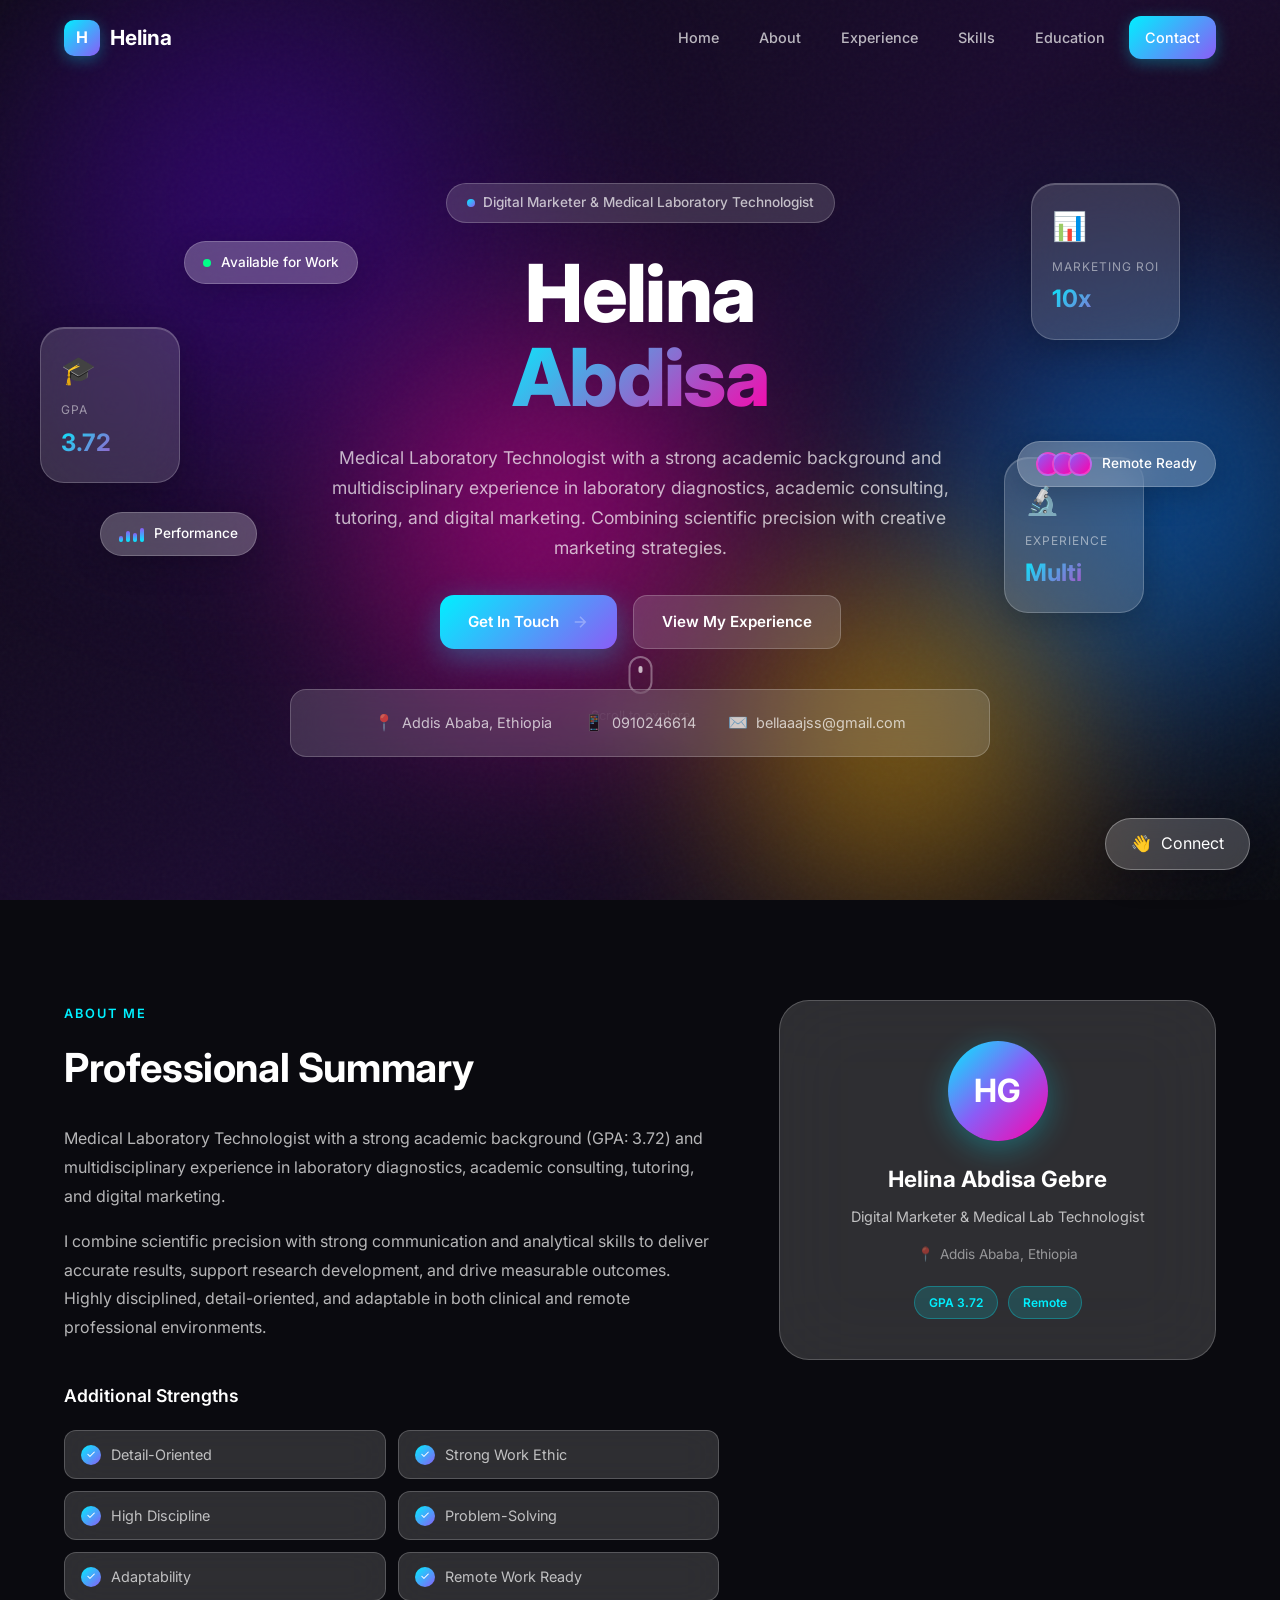
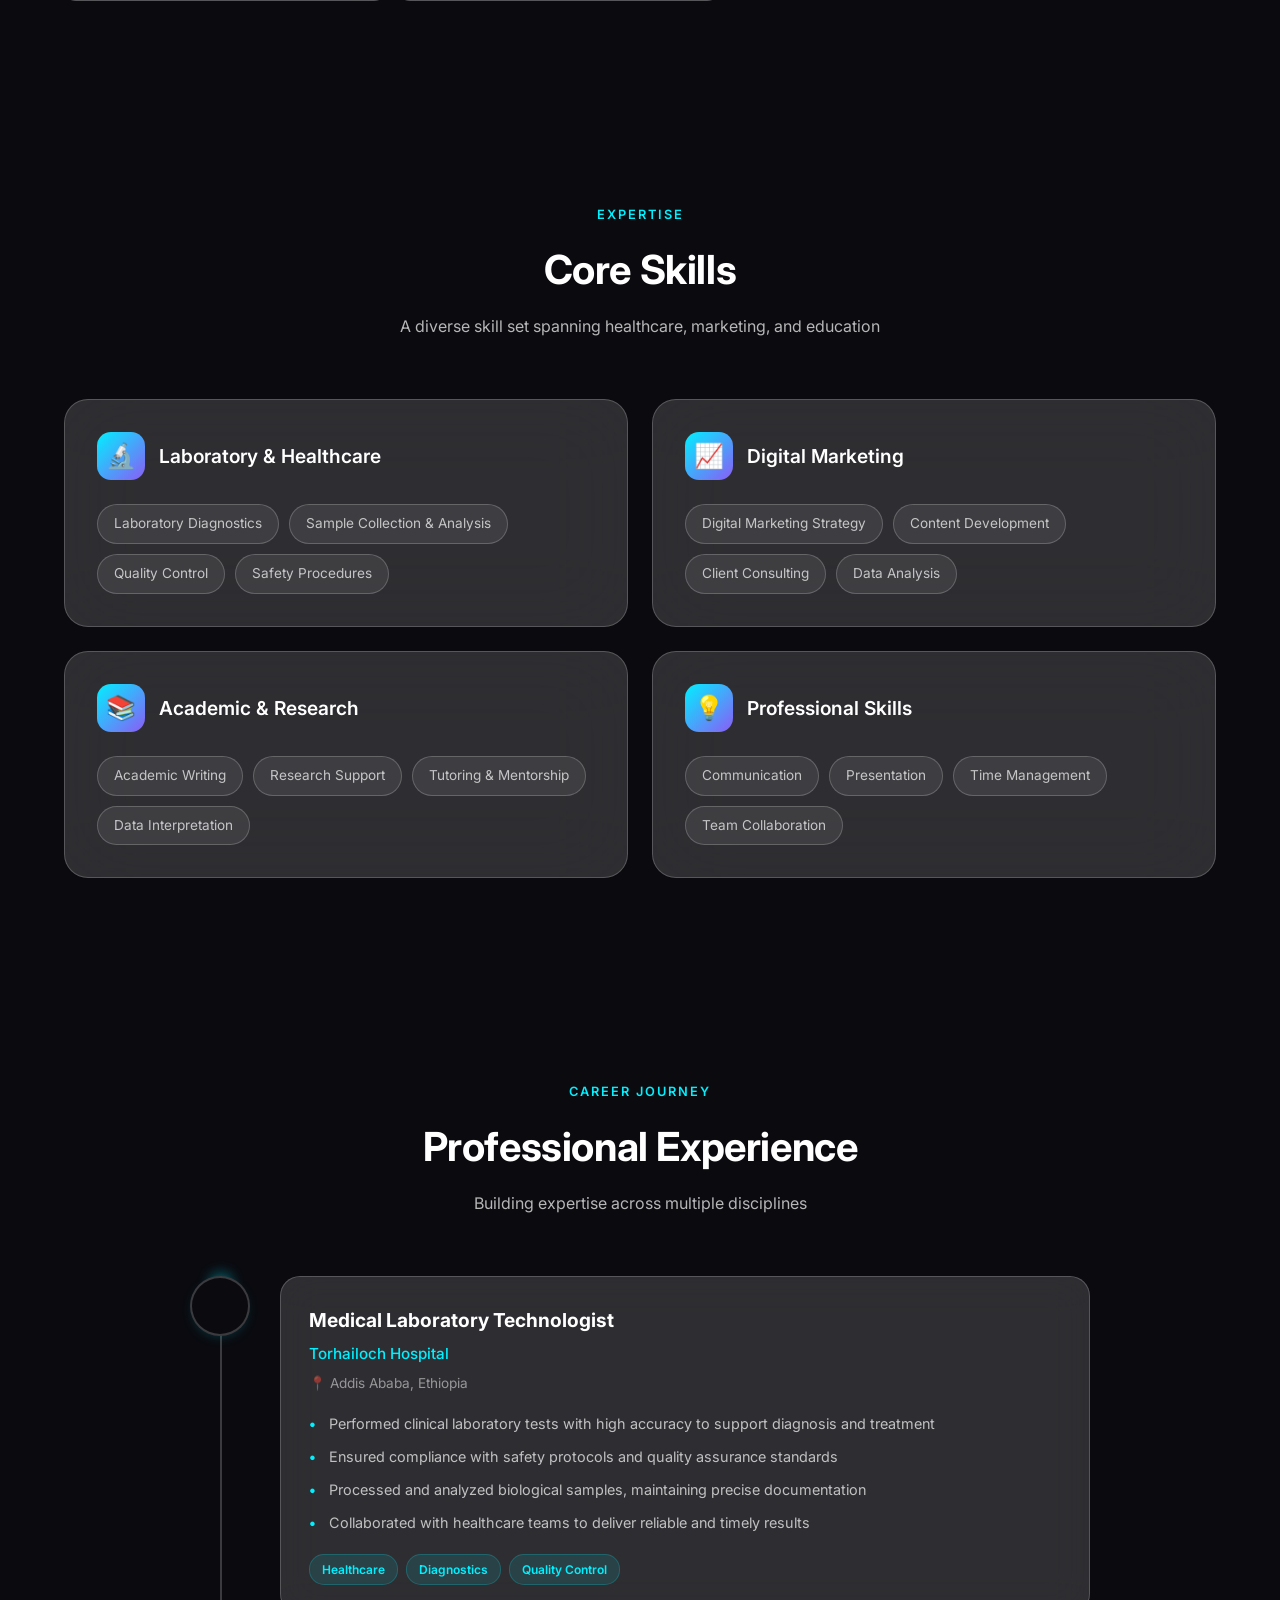
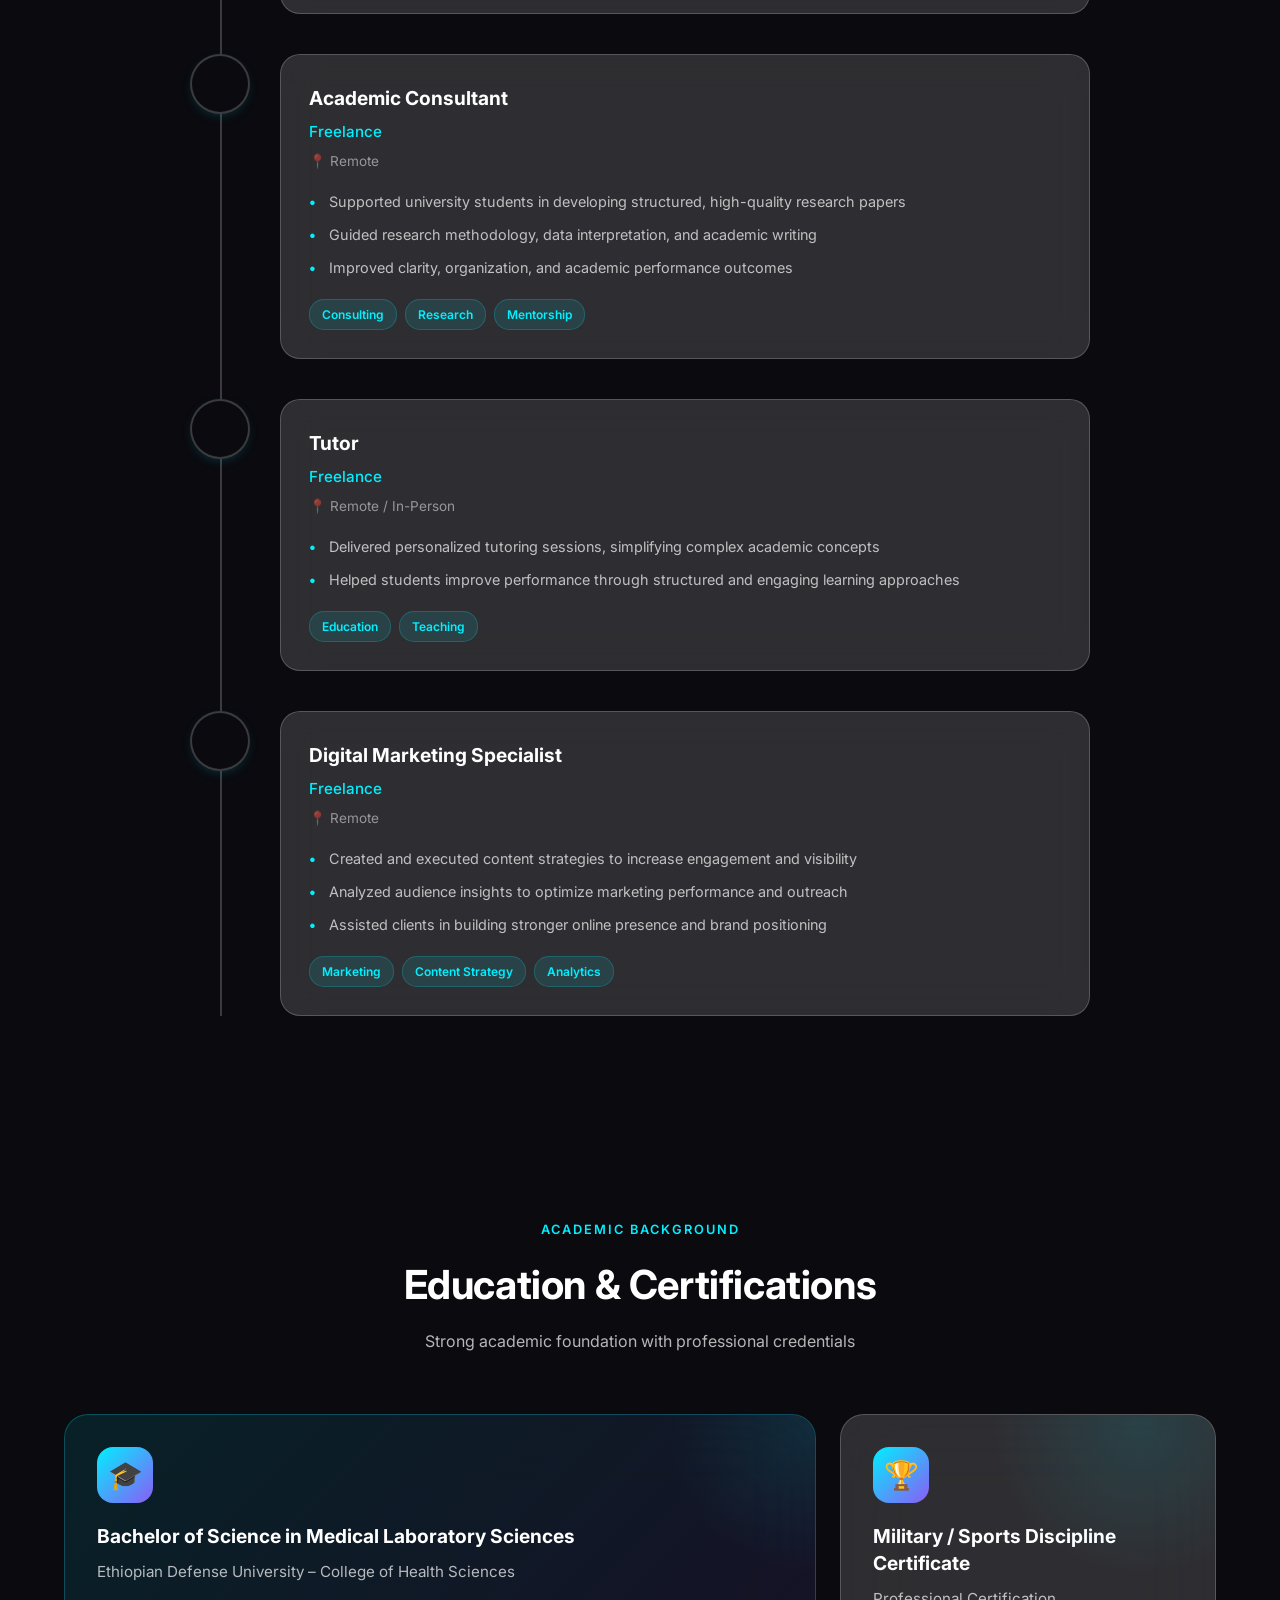
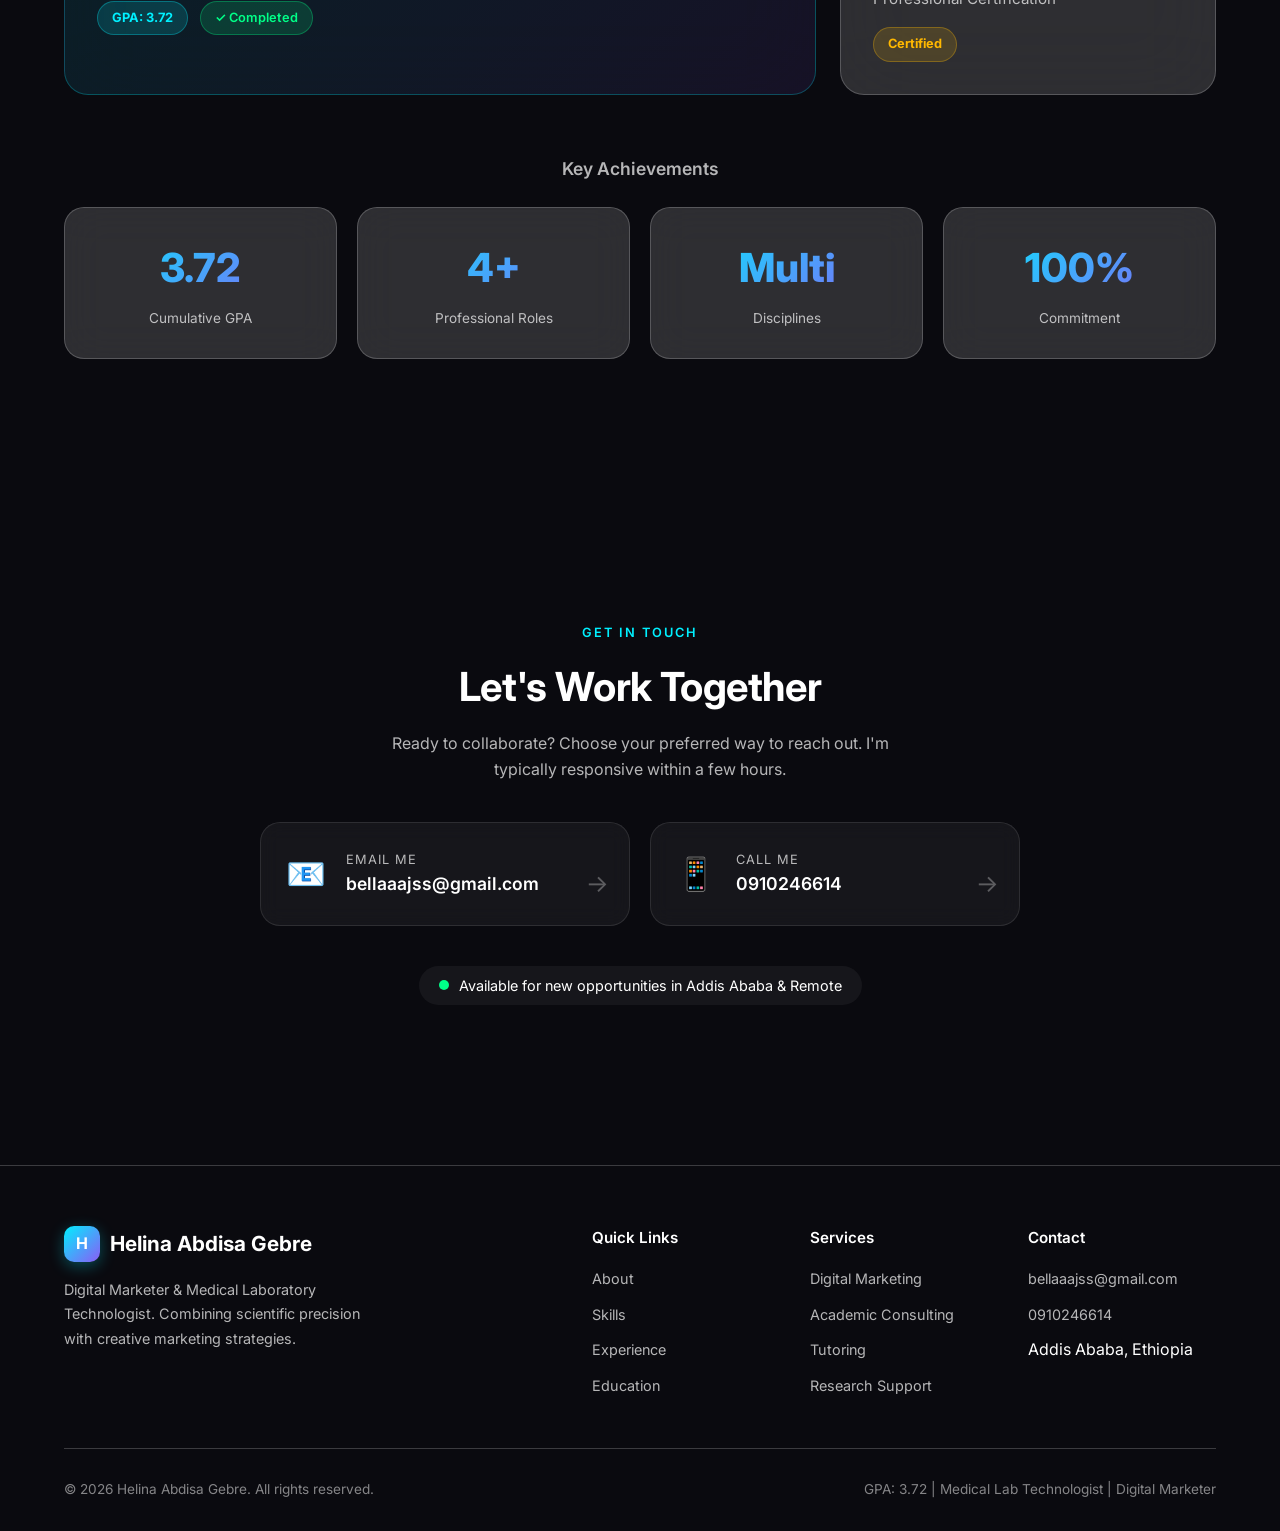
<file: index.html>
<!DOCTYPE html>
<html lang="en">
<head>
    <meta charset="UTF-8">
    <meta name="viewport" content="width=device-width, initial-scale=1.0">
    <title>Helina Abdisa Gebre | Digital Marketer & Medical Laboratory Technologist</title>
    <link rel="stylesheet" href="styles.css">
    <link rel="preconnect" href="https://fonts.googleapis.com">
    <link rel="preconnect" href="https://fonts.gstatic.com" crossorigin>
    <link href="https://fonts.googleapis.com/css2?family=Inter:wght@300;400;500;600;700;800&display=swap" rel="stylesheet">
</head>
<body>
    <!-- Animated Mesh Gradient Background -->
    <div class="mesh-gradient-bg">
        <div class="gradient-blob blob-1"></div>
        <div class="gradient-blob blob-2"></div>
        <div class="gradient-blob blob-3"></div>
        <div class="gradient-blob blob-4"></div>
        <div class="noise-overlay"></div>
    </div>

    <!-- Navigation -->
    <nav class="glass-nav">
        <div class="nav-container">
            <div class="logo">
                <span class="logo-icon">H</span>
                <span class="logo-text">Helina</span>
            </div>
            <ul class="nav-links">
                <li><a href="#hero" class="nav-link">Home</a></li>
                <li><a href="#about" class="nav-link">About</a></li>
                <li><a href="#experience" class="nav-link">Experience</a></li>
                <li><a href="#skills" class="nav-link">Skills</a></li>
                <li><a href="#education" class="nav-link">Education</a></li>
                <li><a href="#contact" class="nav-link cta-nav">Contact</a></li>
            </ul>
            <button class="mobile-menu-btn">
                <span></span>
                <span></span>
                <span></span>
            </button>
        </div>
    </nav>

    <!-- Hero Section -->
    <section id="hero" class="hero">
        <div class="hero-container">
            <!-- Floating Glass Cards -->
            <div class="floating-cards">
                <div class="glass-card card-1" data-tilt>
                    <div class="card-shimmer"></div>
                    <div class="card-icon">📊</div>
                    <div class="card-label">Marketing ROI</div>
                    <div class="card-value">10x</div>
                </div>
                <div class="glass-card card-2" data-tilt>
                    <div class="card-shimmer"></div>
                    <div class="card-icon">🎓</div>
                    <div class="card-label">GPA</div>
                    <div class="card-value">3.72</div>
                </div>
                <div class="glass-card card-3" data-tilt>
                    <div class="card-shimmer"></div>
                    <div class="card-icon">🔬</div>
                    <div class="card-label">Experience</div>
                    <div class="card-value">Multi</div>
                </div>
            </div>

            <!-- Floating Widgets -->
            <div class="floating-widgets">
                <div class="widget widget-1">
                    <div class="widget-dot pulse"></div>
                    <span>Available for Work</span>
                </div>
                <div class="widget widget-2">
                    <div class="widget-chart">
                        <div class="chart-bar"></div>
                        <div class="chart-bar"></div>
                        <div class="chart-bar"></div>
                        <div class="chart-bar"></div>
                    </div>
                    <span>Performance</span>
                </div>
                <div class="widget widget-3">
                    <div class="widget-avatar-stack">
                        <div class="avatar"></div>
                        <div class="avatar"></div>
                        <div class="avatar"></div>
                    </div>
                    <span>Remote Ready</span>
                </div>
            </div>

            <!-- Main Content -->
            <div class="hero-content">
                <div class="hero-badge">
                    <span class="badge-dot"></span>
                    Digital Marketer & Medical Laboratory Technologist
                </div>
                <h1 class="hero-title">
                    <span class="title-line">Helina </span>
                    <span class="title-line"><span class="gradient-text">Abdisa</span>
                   </span>
                </h1>
                <p class="hero-subtitle">
                    Medical Laboratory Technologist with a strong academic background and multidisciplinary experience 
                    in laboratory diagnostics, academic consulting, tutoring, and digital marketing. 
                    Combining scientific precision with creative marketing strategies.
                </p>
                <div class="hero-cta">
                    <a href="#contact" class="btn-primary">
                        <span>Get In Touch</span>
                        <svg class="btn-arrow" viewBox="0 0 24 24" fill="none" stroke="currentColor" stroke-width="2">
                            <path d="M5 12h14M12 5l7 7-7 7"/>
                        </svg>
                    </a>
                    <a href="#experience" class="btn-secondary">
                        <span>View My Experience</span>
                    </a>
                </div>

                <!-- Contact Info Bar -->
                <div class="hero-contact-bar">
                    <div class="contact-bar-item">
                        <span class="contact-icon-small">📍</span>
                        <span>Addis Ababa, Ethiopia</span>
                    </div>
                    <div class="contact-bar-item">
                        <span class="contact-icon-small">📱</span>
                        <span>0910246614</span>
                    </div>
                    <div class="contact-bar-item">
                        <span class="contact-icon-small">✉️</span>
                        <span>bellaaajss@gmail.com</span>
                    </div>
                </div>
            </div>

            <!-- Scroll Indicator -->
            <div class="scroll-indicator">
                <div class="scroll-mouse">
                    <div class="scroll-wheel"></div>
                </div>
                <span>Scroll to explore</span>
            </div>
        </div>
    </section>

    <!-- About / Professional Summary Section -->
    <section id="about" class="about">
        <div class="section-container">
            <div class="about-grid">
                <div class="about-content">
                    <span class="section-label">About Me</span>
                    <h2 class="section-title">Professional Summary</h2>
                    <div class="about-text">
                        <p>
                            Medical Laboratory Technologist with a strong academic background (GPA: 3.72) and 
                            multidisciplinary experience in laboratory diagnostics, academic consulting, tutoring, 
                            and digital marketing.
                        </p>
                        <p>
                            I combine scientific precision with strong communication and analytical skills to deliver 
                            accurate results, support research development, and drive measurable outcomes. Highly disciplined, 
                            detail-oriented, and adaptable in both clinical and remote professional environments.
                        </p>
                    </div>
                    
                    <!-- Additional Strengths -->
                    <div class="strengths-section">
                        <h3 class="strengths-title">Additional Strengths</h3>
                        <div class="strengths-grid">
                            <div class="strength-item">
                                <span class="strength-icon">✓</span>
                                <span>Detail-Oriented</span>
                            </div>
                            <div class="strength-item">
                                <span class="strength-icon">✓</span>
                                <span>Strong Work Ethic</span>
                            </div>
                            <div class="strength-item">
                                <span class="strength-icon">✓</span>
                                <span>High Discipline</span>
                            </div>
                            <div class="strength-item">
                                <span class="strength-icon">✓</span>
                                <span>Problem-Solving</span>
                            </div>
                            <div class="strength-item">
                                <span class="strength-icon">✓</span>
                                <span>Adaptability</span>
                            </div>
                            <div class="strength-item">
                                <span class="strength-icon">✓</span>
                                <span>Remote Work Ready</span>
                            </div>
                        </div>
                    </div>
                </div>

                <!-- Profile Card -->
                <div class="profile-card" data-tilt>
                    <div class="profile-shimmer"></div>
                    <div class="profile-avatar">
                        <div class="avatar-placeholder">HG</div>
                    </div>
                    <h3 class="profile-name">Helina Abdisa Gebre</h3>
                    <p class="profile-title">Digital Marketer & Medical Lab Technologist</p>
                    <div class="profile-location">
                        <span>📍</span> Addis Ababa, Ethiopia
                    </div>
                    <div class="profile-badges">
                        <span class="profile-badge">GPA 3.72</span>
                        <span class="profile-badge">Remote</span>
                    </div>
                </div>
            </div>
        </div>
    </section>

    <!-- Core Skills Section -->
    <section id="skills" class="skills">
        <div class="section-container">
            <div class="section-header">
                <span class="section-label">Expertise</span>
                <h2 class="section-title">Core Skills</h2>
                <p class="section-subtitle">A diverse skill set spanning healthcare, marketing, and education</p>
            </div>

            <div class="skills-grid">
                <!-- Laboratory Skills -->
                <div class="skill-category">
                    <div class="skill-category-header">
                        <div class="skill-category-icon">🔬</div>
                        <h3>Laboratory & Healthcare</h3>
                    </div>
                    <div class="skill-tags">
                        <span class="skill-tag">Laboratory Diagnostics</span>
                        <span class="skill-tag">Sample Collection & Analysis</span>
                        <span class="skill-tag">Quality Control</span>
                        <span class="skill-tag">Safety Procedures</span>
                    </div>
                </div>

                <!-- Digital Marketing Skills -->
                <div class="skill-category">
                    <div class="skill-category-header">
                        <div class="skill-category-icon">📈</div>
                        <h3>Digital Marketing</h3>
                    </div>
                    <div class="skill-tags">
                        <span class="skill-tag">Digital Marketing Strategy</span>
                        <span class="skill-tag">Content Development</span>
                        <span class="skill-tag">Client Consulting</span>
                        <span class="skill-tag">Data Analysis</span>
                    </div>
                </div>

                <!-- Academic Skills -->
                <div class="skill-category">
                    <div class="skill-category-header">
                        <div class="skill-category-icon">📚</div>
                        <h3>Academic & Research</h3>
                    </div>
                    <div class="skill-tags">
                        <span class="skill-tag">Academic Writing</span>
                        <span class="skill-tag">Research Support</span>
                        <span class="skill-tag">Tutoring & Mentorship</span>
                        <span class="skill-tag">Data Interpretation</span>
                    </div>
                </div>

                <!-- Soft Skills -->
                <div class="skill-category">
                    <div class="skill-category-header">
                        <div class="skill-category-icon">💡</div>
                        <h3>Professional Skills</h3>
                    </div>
                    <div class="skill-tags">
                        <span class="skill-tag">Communication</span>
                        <span class="skill-tag">Presentation</span>
                        <span class="skill-tag">Time Management</span>
                        <span class="skill-tag">Team Collaboration</span>
                    </div>
                </div>
            </div>
        </div>
    </section>

    <!-- Professional Experience Section -->
    <section id="experience" class="experience">
        <div class="section-container">
            <div class="section-header">
                <span class="section-label">Career Journey</span>
                <h2 class="section-title">Professional Experience</h2>
                <p class="section-subtitle">Building expertise across multiple disciplines</p>
            </div>

            <div class="experience-timeline">
                <div class="timeline-line">
                    <div class="timeline-progress"></div>
                    <div class="timeline-glow"></div>
                </div>

                <div class="experience-items">
                    <!-- Medical Laboratory Technologist -->
                    <div class="experience-item" data-tilt>
                        <div class="exp-node">
                            <div class="node-ring"></div>
                            <div class="node-core">🔬</div>
                        </div>
                        <div class="exp-content">
                            <div class="exp-header">
                                <h3 class="exp-title">Medical Laboratory Technologist</h3>
                                <span class="exp-company">Torhailoch Hospital</span>
                                <span class="exp-location">📍 Addis Ababa, Ethiopia</span>
                            </div>
                            <ul class="exp-duties">
                                <li>Performed clinical laboratory tests with high accuracy to support diagnosis and treatment</li>
                                <li>Ensured compliance with safety protocols and quality assurance standards</li>
                                <li>Processed and analyzed biological samples, maintaining precise documentation</li>
                                <li>Collaborated with healthcare teams to deliver reliable and timely results</li>
                            </ul>
                            <div class="exp-tags">
                                <span class="exp-tag">Healthcare</span>
                                <span class="exp-tag">Diagnostics</span>
                                <span class="exp-tag">Quality Control</span>
                            </div>
                        </div>
                    </div>

                    <!-- Academic Consultant -->
                    <div class="experience-item" data-tilt>
                        <div class="exp-node">
                            <div class="node-ring"></div>
                            <div class="node-core">📖</div>
                        </div>
                        <div class="exp-content">
                            <div class="exp-header">
                                <h3 class="exp-title">Academic Consultant</h3>
                                <span class="exp-company">Freelance</span>
                                <span class="exp-location">📍 Remote</span>
                            </div>
                            <ul class="exp-duties">
                                <li>Supported university students in developing structured, high-quality research papers</li>
                                <li>Guided research methodology, data interpretation, and academic writing</li>
                                <li>Improved clarity, organization, and academic performance outcomes</li>
                            </ul>
                            <div class="exp-tags">
                                <span class="exp-tag">Consulting</span>
                                <span class="exp-tag">Research</span>
                                <span class="exp-tag">Mentorship</span>
                            </div>
                        </div>
                    </div>

                    <!-- Tutor -->
                    <div class="experience-item" data-tilt>
                        <div class="exp-node">
                            <div class="node-ring"></div>
                            <div class="node-core">🎓</div>
                        </div>
                        <div class="exp-content">
                            <div class="exp-header">
                                <h3 class="exp-title">Tutor</h3>
                                <span class="exp-company">Freelance</span>
                                <span class="exp-location">📍 Remote / In-Person</span>
                            </div>
                            <ul class="exp-duties">
                                <li>Delivered personalized tutoring sessions, simplifying complex academic concepts</li>
                                <li>Helped students improve performance through structured and engaging learning approaches</li>
                            </ul>
                            <div class="exp-tags">
                                <span class="exp-tag">Education</span>
                                <span class="exp-tag">Teaching</span>
                            </div>
                        </div>
                    </div>

                    <!-- Digital Marketing Specialist -->
                    <div class="experience-item" data-tilt>
                        <div class="exp-node">
                            <div class="node-ring"></div>
                            <div class="node-core">📱</div>
                        </div>
                        <div class="exp-content">
                            <div class="exp-header">
                                <h3 class="exp-title">Digital Marketing Specialist</h3>
                                <span class="exp-company">Freelance</span>
                                <span class="exp-location">📍 Remote</span>
                            </div>
                            <ul class="exp-duties">
                                <li>Created and executed content strategies to increase engagement and visibility</li>
                                <li>Analyzed audience insights to optimize marketing performance and outreach</li>
                                <li>Assisted clients in building stronger online presence and brand positioning</li>
                            </ul>
                            <div class="exp-tags">
                                <span class="exp-tag">Marketing</span>
                                <span class="exp-tag">Content Strategy</span>
                                <span class="exp-tag">Analytics</span>
                            </div>
                        </div>
                    </div>
                </div>
            </div>
        </div>
    </section>

    <!-- Education Section -->
    <section id="education" class="education">
        <div class="section-container">
            <div class="section-header">
                <span class="section-label">Academic Background</span>
                <h2 class="section-title">Education & Certifications</h2>
                <p class="section-subtitle">Strong academic foundation with professional credentials</p>
            </div>

            <div class="education-grid">
                <!-- Education Card -->
                <div class="edu-card main-edu" data-tilt>
                    <div class="edu-shimmer"></div>
                    <div class="edu-icon">🎓</div>
                    <div class="edu-content">
                        <h3 class="edu-degree">Bachelor of Science in Medical Laboratory Sciences</h3>
                        <p class="edu-school">Ethiopian Defense University – College of Health Sciences</p>
                        <div class="edu-meta">
                            <span class="edu-gpa">GPA: 3.72</span>
                            <span class="edu-status">✓ Completed</span>
                        </div>
                    </div>
                    <div class="edu-decoration"></div>
                </div>

                <!-- Certification Card -->
                <div class="edu-card cert-card" data-tilt>
                    <div class="edu-shimmer"></div>
                    <div class="edu-icon">🏆</div>
                    <div class="edu-content">
                        <h3 class="edu-degree">Military / Sports Discipline Certificate</h3>
                        <p class="edu-school">Professional Certification</p>
                        <div class="edu-meta">
                            <span class="edu-badge">Certified</span>
                        </div>
                    </div>
                    <div class="edu-decoration"></div>
                </div>
            </div>

            <!-- Key Achievements -->
            <div class="achievements-section">
                <h3 class="achievements-title">Key Achievements</h3>
                <div class="achievements-grid">
                    <div class="achievement-item">
                        <div class="achievement-number">3.72</div>
                        <div class="achievement-label">Cumulative GPA</div>
                    </div>
                    <div class="achievement-item">
                        <div class="achievement-number">4+</div>
                        <div class="achievement-label">Professional Roles</div>
                    </div>
                    <div class="achievement-item">
                        <div class="achievement-number">Multi</div>
                        <div class="achievement-label">Disciplines</div>
                    </div>
                    <div class="achievement-item">
                        <div class="achievement-number">100%</div>
                        <div class="achievement-label">Commitment</div>
                    </div>
                </div>
            </div>
        </div>
    </section>

    <!-- Contact Section -->
<div class="fab-container">
    <div class="fab-menu">
        <a href="mailto:bellaaajss@gmail.com" class="fab-item" data-tooltip="Email Me">
            <span>📧</span>
        </a>
        <a href="tel:0910246614" class="fab-item" data-tooltip="Call Me">
            <span>📱</span>
        </a>
    </div>
    <div class="fab-main">
        <span class="fab-icon">👋</span>
        <span class="fab-text">Connect</span>
    </div>
</div>

<section id="contact" class="contact">
    <div class="section-container">
        <div class="contact-card-simple">
            <span class="section-label">Get In Touch</span>
            <h2 class="section-title">Let's Work Together</h2>
            <p class="section-subtitle">Ready to collaborate? Choose your preferred way to reach out. I'm typically responsive within a few hours.</p>
            
            <div class="contact-actions-grid">
                <a href="mailto:bellaaajss@gmail.com" class="contact-btn email-btn">
                    <div class="btn-content">
                        <span class="btn-icon">📧</span>
                        <div class="btn-info">
                            <span class="btn-label">Email Me</span>
                            <span class="btn-value">bellaaajss@gmail.com</span>
                        </div>
                    </div>
                    <div class="btn-arrow">→</div>
                </a>

                <a href="tel:0910246614" class="contact-btn phone-btn">
                    <div class="btn-content">
                        <span class="btn-icon">📱</span>
                        <div class="btn-info">
                            <span class="btn-label">Call Me</span>
                            <span class="btn-value">0910246614</span>
                        </div>
                    </div>
                    <div class="btn-arrow">→</div>
                </a>
            </div>

            <div class="availability-badge-centered">
                <div class="availability-dot"></div>
                <span>Available for new opportunities in Addis Ababa & Remote</span>
            </div>
        </div>
    </div>
</section>
    <!-- Footer -->
    <footer class="footer">
        <div class="footer-container">
            <div class="footer-top">
                <div class="footer-brand">
                    <div class="logo">
                        <span class="logo-icon">H</span>
                        <span class="logo-text">Helina Abdisa Gebre</span>
                    </div>
                    <p>Digital Marketer & Medical Laboratory Technologist. Combining scientific precision with creative marketing strategies.</p>
                </div>
                <div class="footer-links">
                    <div class="link-group">
                        <h4>Quick Links</h4>
                        <ul>
                            <li><a href="#about">About</a></li>
                            <li><a href="#skills">Skills</a></li>
                            <li><a href="#experience">Experience</a></li>
                            <li><a href="#education">Education</a></li>
                        </ul>
                    </div>
                    <div class="link-group">
                        <h4>Services</h4>
                        <ul>
                            <li><a href="#contact">Digital Marketing</a></li>
                            <li><a href="#contact">Academic Consulting</a></li>
                            <li><a href="#contact">Tutoring</a></li>
                            <li><a href="#contact">Research Support</a></li>
                        </ul>
                    </div>
                    <div class="link-group">
                        <h4>Contact</h4>
                        <ul>
                            <li><a href="mailto:bellaaajss@gmail.com">bellaaajss@gmail.com</a></li>
                            <li><a href="tel:0910246614">0910246614</a></li>
                            <li>Addis Ababa, Ethiopia</li>
                        </ul>
                    </div>
                </div>
            </div>
            <div class="footer-bottom">
                <p>&copy; 2026 Helina Abdisa Gebre. All rights reserved.</p>
                <div class="footer-legal">
                    <span>GPA: 3.72 | Medical Lab Technologist | Digital Marketer</span>
                </div>
            </div>
        </div>
    </footer>

    <!-- Success Modal -->
    <div class="modal" id="successModal">
        <div class="modal-content">
            <div class="modal-icon">✓</div>
            <h3>Message Sent!</h3>
            <p>Thank you for reaching out. I'll get back to you soon.</p>
            <button class="modal-close">Close</button>
        </div>
    </div>

    <script src="script.js"></script>
</body>
</html>
</file>
<file: styles.css>
/* ========================================
   Helina Abdisa Gebre - Personal Portfolio
   iOS 26 Glassmorphism Style
   ======================================== */

/* CSS Custom Properties */
:root {
    /* Glassmorphism Colors */
    --glass-white: rgba(255, 255, 255, 0.15);
    --glass-white-strong: rgba(255, 255, 255, 0.25);
    --glass-border: rgba(255, 255, 255, 0.2);
    --glass-border-strong: rgba(255, 255, 255, 0.35);
    --glass-glow: rgba(255, 255, 255, 0.1);
    
    /* Accent Colors */
    --accent-cyan: #00F0FF;
    --accent-magenta: #FF00AA;
    --accent-violet: #8B5CF6;
    --accent-blue: #0088FF;
    --accent-amber: #FFB800;
    --accent-pink: #FF6B9D;
    
    /* Typography Colors */
    --text-primary: #FFFFFF;
    --text-secondary: rgba(255, 255, 255, 0.7);
    --text-tertiary: rgba(255, 255, 255, 0.5);
    --text-dark: #1D1D1F;
    
    /* Background Colors */
    --bg-deep-violet: #4C00B0;
    --bg-electric-blue: #0088FF;
    --bg-soft-amber: #FFB800;
    --bg-dark: #0a0a0f;
    
    /* Blur Values */
    --blur-light: 20px;
    --blur-medium: 40px;
    --blur-heavy: 60px;
    
    /* Shadows */
    --shadow-glass: 0 8px 32px rgba(0, 0, 0, 0.2);
    --shadow-glass-hover: 0 16px 48px rgba(0, 0, 0, 0.3);
    --shadow-inner-glow: inset 0 1px 0 rgba(255, 255, 255, 0.2);
    
    /* Transitions */
    --transition-fast: 0.2s cubic-bezier(0.16, 1, 0.3, 1);
    --transition-medium: 0.4s cubic-bezier(0.16, 1, 0.3, 1);
    --transition-slow: 0.6s cubic-bezier(0.16, 1, 0.3, 1);
    --transition-elastic: 0.5s cubic-bezier(0.68, -0.55, 0.265, 1.55);
    
    /* Spacing */
    --section-padding: 100px;
    --container-max: 1200px;
    --container-padding: 24px;
}

/* Reset & Base */
*, *::before, *::after {
    margin: 0;
    padding: 0;
    box-sizing: border-box;
}

html {
    scroll-behavior: smooth;
    font-size: 16px;
}

body {
    font-family: 'Inter', -apple-system, BlinkMacSystemFont, 'Segoe UI', Roboto, Helvetica, Arial, sans-serif;
    background: var(--bg-dark);
    color: var(--text-primary);
    line-height: 1.6;
    overflow-x: hidden;
    -webkit-font-smoothing: antialiased;
    -moz-osx-font-smoothing: grayscale;
}

/* ========================================
   MESH GRADIENT BACKGROUND
   ======================================== */

.mesh-gradient-bg {
    position: fixed;
    top: 0;
    left: 0;
    width: 100%;
    height: 100%;
    z-index: -1;
    overflow: hidden;
    background: linear-gradient(135deg, #0a0a0f 0%, #1a0a2e 50%, #0a0a0f 100%);
}

.gradient-blob {
    position: absolute;
    border-radius: 50%;
    filter: blur(80px);
    opacity: 0.6;
    animation: blob-morph 20s ease-in-out infinite;
}

.blob-1 {
    width: 60vw;
    height: 60vw;
    background: radial-gradient(circle, var(--bg-deep-violet) 0%, transparent 70%);
    top: -20%;
    left: -10%;
    animation-delay: 0s;
}

.blob-2 {
    width: 50vw;
    height: 50vw;
    background: radial-gradient(circle, var(--bg-electric-blue) 0%, transparent 70%);
    top: 20%;
    right: -15%;
    animation-delay: -5s;
}

.blob-3 {
    width: 45vw;
    height: 45vw;
    background: radial-gradient(circle, var(--accent-magenta) 0%, transparent 70%);
    bottom: 10%;
    left: 20%;
    animation-delay: -10s;
}

.blob-4 {
    width: 40vw;
    height: 40vw;
    background: radial-gradient(circle, var(--bg-soft-amber) 0%, transparent 70%);
    bottom: -10%;
    right: 10%;
    animation-delay: -15s;
}

@keyframes blob-morph {
    0%, 100% { transform: translate(0, 0) scale(1); }
    25% { transform: translate(5%, 5%) scale(1.1); }
    50% { transform: translate(-5%, 10%) scale(0.95); }
    75% { transform: translate(10%, -5%) scale(1.05); }
}

.noise-overlay {
    position: absolute;
    top: 0;
    left: 0;
    width: 100%;
    height: 100%;
    opacity: 0.03;
    background-image: url("data:image/svg+xml,%3Csvg viewBox='0 0 256 256' xmlns='http://www.w3.org/2000/svg'%3E%3Cfilter id='noise'%3E%3CfeTurbulence type='fractalNoise' baseFrequency='0.9' numOctaves='4' stitchTiles='stitch'/%3E%3C/filter%3E%3Crect width='100%25' height='100%25' filter='url(%23noise)'/%3E%3C/svg%3E");
    pointer-events: none;
}

/* ========================================
   NAVIGATION
   ======================================== */
/* --- Floating Action Button Styles --- */
.fab-container {
    position: fixed;
    bottom: 30px;
    right: 30px;
    z-index: 1000;
    display: flex;
    flex-direction: column;
    align-items: flex-end;
    gap: 15px;
}

.fab-main {
    background: rgba(255, 255, 255, 0.2);
    backdrop-filter: blur(15px);
    -webkit-backdrop-filter: blur(15px);
    border: 1px solid rgba(255, 255, 255, 0.3);
    padding: 12px 25px;
    border-radius: 50px;
    display: flex;
    align-items: center;
    gap: 10px;
    cursor: pointer;
    box-shadow: 0 10px 30px rgba(0,0,0,0.2);
    transition: all 0.3s ease;
}

.fab-main:hover { transform: scale(1.05); background: rgba(255, 255, 255, 0.3); }

.fab-menu {
    display: flex;
    flex-direction: column;
    gap: 12px;
    opacity: 0;
    pointer-events: none;
    transform: translateY(20px);
    transition: all 0.3s cubic-bezier(0.68, -0.55, 0.265, 1.55);
}

.fab-container:hover .fab-menu {
    opacity: 1;
    pointer-events: auto;
    transform: translateY(0);
}

.fab-item {
    width: 50px;
    height: 50px;
    background: rgba(255, 255, 255, 0.2);
    backdrop-filter: blur(10px);
    border-radius: 50%;
    display: flex;
    justify-content: center;
    align-items: center;
    border: 1px solid rgba(255, 255, 255, 0.2);
    text-decoration: none;
    transition: all 0.2s ease;
}

.fab-item:hover { background: white; transform: scale(1.1); }

/* --- Contact Section Buttons --- */
.contact-card-simple {
    text-align: center;
    max-width: 800px;
    margin: 0 auto;
    padding: 60px 20px;
}

.contact-actions-grid {
    display: grid;
    grid-template-columns: repeat(auto-fit, minmax(280px, 1fr));
    gap: 20px;
    margin-top: 40px;
}

.contact-btn {
    background: rgba(255, 255, 255, 0.05);
    border: 1px solid rgba(255, 255, 255, 0.1);
    padding: 25px;
    border-radius: 20px;
    display: flex;
    align-items: center;
    justify-content: space-between;
    text-decoration: none;
    color: white;
    transition: all 0.3s ease;
    backdrop-filter: blur(10px);
}

.contact-btn:hover {
    background: rgba(255, 255, 255, 0.15);
    transform: translateY(-5px);
    border-color: rgba(255, 255, 255, 0.4);
}

.btn-content {
    display: flex;
    align-items: center;
    gap: 20px;
    text-align: left;
}

.btn-icon { font-size: 2rem; }
.btn-label { display: block; font-size: 0.8rem; opacity: 0.7; text-transform: uppercase; letter-spacing: 1px; }
.btn-value { font-size: 1.1rem; font-weight: 600; }
.btn-arrow { font-size: 1.5rem; opacity: 0.3; transition: transform 0.3s ease; }
.contact-btn:hover .btn-arrow { transform: translateX(5px); opacity: 1; }

.availability-badge-centered {
    display: inline-flex;
    align-items: center;
    gap: 10px;
    margin-top: 40px;
    padding: 8px 20px;
    background: rgba(255, 255, 255, 0.05);
    border-radius: 50px;
    font-size: 0.9rem;
}
.glass-nav {
    position: fixed;
    top: 0;
    left: 0;
    width: 100%;
    z-index: 1000;
    padding: 16px 0;
    transition: var(--transition-medium);
}

.glass-nav.scrolled {
    background: rgba(10, 10, 15, 0.7);
    backdrop-filter: blur(var(--blur-medium));
    -webkit-backdrop-filter: blur(var(--blur-medium));
    border-bottom: 1px solid var(--glass-border);
}

.nav-container {
    max-width: var(--container-max);
    margin: 0 auto;
    padding: 0 var(--container-padding);
    display: flex;
    justify-content: space-between;
    align-items: center;
}

.logo {
    display: flex;
    align-items: center;
    gap: 10px;
    font-weight: 700;
    font-size: 1.3rem;
    color: var(--text-primary);
}

.logo-icon {
    width: 36px;
    height: 36px;
    display: flex;
    align-items: center;
    justify-content: center;
    background: linear-gradient(135deg, var(--accent-cyan), var(--accent-violet));
    border-radius: 10px;
    font-size: 1rem;
    color: white;
    box-shadow: 0 4px 15px rgba(0, 240, 255, 0.3);
}

.nav-links {
    display: flex;
    list-style: none;
    gap: 8px;
}

.nav-link {
    display: block;
    padding: 10px 16px;
    color: var(--text-secondary);
    text-decoration: none;
    font-weight: 500;
    font-size: 0.9rem;
    border-radius: 12px;
    transition: var(--transition-fast);
    position: relative;
    overflow: hidden;
}

.nav-link::before {
    content: '';
    position: absolute;
    top: 0;
    left: 0;
    width: 100%;
    height: 100%;
    background: var(--glass-white);
    opacity: 0;
    transition: var(--transition-fast);
    border-radius: 12px;
}

.nav-link:hover::before {
    opacity: 1;
}

.nav-link:hover {
    color: var(--text-primary);
}

.cta-nav {
    background: linear-gradient(135deg, var(--accent-cyan), var(--accent-violet));
    color: white !important;
    box-shadow: 0 4px 15px rgba(0, 240, 255, 0.3);
}

.cta-nav::before {
    display: none;
}

.cta-nav:hover {
    transform: translateY(-2px);
    box-shadow: 0 6px 20px rgba(0, 240, 255, 0.4);
}

.mobile-menu-btn {
    display: none;
    flex-direction: column;
    gap: 5px;
    background: none;
    border: none;
    cursor: pointer;
    padding: 5px;
}

.mobile-menu-btn span {
    display: block;
    width: 24px;
    height: 2px;
    background: var(--text-primary);
    border-radius: 2px;
    transition: var(--transition-fast);
}

/* ========================================
   HERO SECTION
   ======================================== */

.hero {
    min-height: 100vh;
    display: flex;
    align-items: center;
    justify-content: center;
    position: relative;
    padding: 120px var(--container-padding) 80px;
    overflow: hidden;
}

.hero-container {
    max-width: var(--container-max);
    width: 100%;
    margin: 0 auto;
    position: relative;
}

/* Floating Glass Cards */
.floating-cards {
    position: absolute;
    top: 0;
    left: 0;
    width: 100%;
    height: 100%;
    pointer-events: none;
    z-index: 1;
}

.glass-card {
    position: absolute;
    background: var(--glass-white);
    backdrop-filter: blur(var(--blur-medium));
    -webkit-backdrop-filter: blur(var(--blur-medium));
    border: 1px solid var(--glass-border);
    border-radius: 24px;
    padding: 20px;
    box-shadow: var(--shadow-glass), var(--shadow-inner-glow);
    pointer-events: auto;
    transition: var(--transition-medium);
    overflow: hidden;
    min-width: 140px;
}

.card-shimmer {
    position: absolute;
    top: 0;
    left: -100%;
    width: 100%;
    height: 100%;
    background: linear-gradient(90deg, transparent, rgba(255, 255, 255, 0.2), transparent);
    animation: shimmer 8s infinite;
}

@keyframes shimmer {
    0%, 100% { left: -100%; }
    50% { left: 100%; }
}

.card-1 {
    top: 0%;
    right: 5%;
    animation: float 6s ease-in-out infinite;
}

.card-2 {
    top: 25%;
    left: 0%;
    animation: float 7s ease-in-out infinite;
    animation-delay: -2s;
}

.card-3 {
    bottom: 25%;
    right: 8%;
    animation: float 5s ease-in-out infinite;
    animation-delay: -4s;
}

@keyframes float {
    0%, 100% { transform: translateY(0) rotate(0deg); }
    50% { transform: translateY(-20px) rotate(2deg); }
}

.card-icon {
    font-size: 1.75rem;
    margin-bottom: 8px;
}

.card-label {
    font-size: 0.75rem;
    color: var(--text-tertiary);
    text-transform: uppercase;
    letter-spacing: 1px;
    margin-bottom: 4px;
}

.card-value {
    font-size: 1.5rem;
    font-weight: 700;
    background: linear-gradient(135deg, var(--accent-cyan), var(--accent-magenta));
    -webkit-background-clip: text;
    -webkit-text-fill-color: transparent;
    background-clip: text;
}

/* Floating Widgets */
.floating-widgets {
    position: absolute;
    top: 0;
    left: 0;
    width: 100%;
    height: 100%;
    pointer-events: none;
    z-index: 2;
}

.widget {
    position: absolute;
    background: var(--glass-white-strong);
    backdrop-filter: blur(var(--blur-light));
    -webkit-backdrop-filter: blur(var(--blur-light));
    border: 1px solid var(--glass-border);
    border-radius: 50px;
    padding: 10px 18px;
    display: flex;
    align-items: center;
    gap: 10px;
    font-size: 0.85rem;
    font-weight: 500;
    box-shadow: var(--shadow-glass);
}

.widget-1 {
    top: 10%;
    left: 12%;
    animation: float-widget 4s ease-in-out infinite;
}

.widget-2 {
    bottom: 35%;
    left: 5%;
    animation: float-widget 5s ease-in-out infinite;
    animation-delay: -1s;
}

.widget-3 {
    top: 45%;
    right: 2%;
    animation: float-widget 6s ease-in-out infinite;
    animation-delay: -2s;
}

@keyframes float-widget {
    0%, 100% { transform: translateY(0); }
    50% { transform: translateY(-15px); }
}

.widget-dot {
    width: 8px;
    height: 8px;
    background: #00ff88;
    border-radius: 50%;
}

.pulse {
    animation: pulse 2s ease-in-out infinite;
}

@keyframes pulse {
    0%, 100% { opacity: 1; transform: scale(1); }
    50% { opacity: 0.5; transform: scale(1.2); }
}

.widget-chart {
    display: flex;
    gap: 3px;
    align-items: flex-end;
    height: 16px;
}

.chart-bar {
    width: 4px;
    background: linear-gradient(to top, var(--accent-cyan), var(--accent-violet));
    border-radius: 2px;
    animation: chart-grow 2s ease-in-out infinite;
}

.chart-bar:nth-child(1) { height: 40%; animation-delay: 0s; }
.chart-bar:nth-child(2) { height: 70%; animation-delay: 0.2s; }
.chart-bar:nth-child(3) { height: 55%; animation-delay: 0.4s; }
.chart-bar:nth-child(4) { height: 90%; animation-delay: 0.6s; }

@keyframes chart-grow {
    0%, 100% { transform: scaleY(1); }
    50% { transform: scaleY(1.2); }
}

.widget-avatar-stack {
    display: flex;
}

.avatar {
    width: 24px;
    height: 24px;
    border-radius: 50%;
    background: linear-gradient(135deg, var(--accent-violet), var(--accent-magenta));
    border: 2px solid rgba(255, 255, 255, 0.2);
    margin-left: -8px;
}

.avatar:first-child {
    margin-left: 0;
}

/* Hero Content */
.hero-content {
    position: relative;
    z-index: 3;
    text-align: center;
    max-width: 800px;
    margin: 0 auto;
}

.hero-badge {
    display: inline-flex;
    align-items: center;
    gap: 8px;
    background: var(--glass-white);
    backdrop-filter: blur(var(--blur-light));
    -webkit-backdrop-filter: blur(var(--blur-light));
    border: 1px solid var(--glass-border);
    border-radius: 50px;
    padding: 8px 20px;
    font-size: 0.85rem;
    font-weight: 500;
    color: var(--text-secondary);
    margin-bottom: 28px;
}

.badge-dot {
    width: 8px;
    height: 8px;
    background: linear-gradient(135deg, var(--accent-cyan), var(--accent-violet));
    border-radius: 50%;
    animation: pulse 2s infinite;
}

.hero-title {
    font-size: clamp(2.5rem, 7vw, 5rem);
    font-weight: 800;
    line-height: 1.05;
    margin-bottom: 24px;
    letter-spacing: -0.02em;
}

.title-line {
    display: block;
}

.gradient-text {
    background: linear-gradient(135deg, var(--accent-cyan), var(--accent-magenta), var(--accent-violet));
    -webkit-background-clip: text;
    -webkit-text-fill-color: transparent;
    background-clip: text;
    background-size: 200% 200%;
    animation: gradient-shift 5s ease infinite;
}

@keyframes gradient-shift {
    0%, 100% { background-position: 0% 50%; }
    50% { background-position: 100% 50%; }
}

.hero-subtitle {
    font-size: clamp(0.95rem, 2vw, 1.1rem);
    color: var(--text-secondary);
    max-width: 650px;
    margin: 0 auto 32px;
    line-height: 1.7;
}

.hero-cta {
    display: flex;
    gap: 16px;
    justify-content: center;
    flex-wrap: wrap;
    margin-bottom: 40px;
}

/* Hero Contact Bar */
.hero-contact-bar {
    display: flex;
    justify-content: center;
    gap: 32px;
    flex-wrap: wrap;
    padding: 20px;
    background: var(--glass-white);
    backdrop-filter: blur(var(--blur-light));
    -webkit-backdrop-filter: blur(var(--blur-light));
    border: 1px solid var(--glass-border);
    border-radius: 16px;
    max-width: 700px;
    margin: 0 auto;
}

.contact-bar-item {
    display: flex;
    align-items: center;
    gap: 8px;
    font-size: 0.9rem;
    color: var(--text-secondary);
}

.contact-icon-small {
    font-size: 1rem;
}

/* Buttons */
.btn-primary {
    display: inline-flex;
    align-items: center;
    gap: 12px;
    background: linear-gradient(135deg, var(--accent-cyan), var(--accent-violet));
    color: white;
    font-weight: 600;
    font-size: 0.95rem;
    padding: 14px 28px;
    border-radius: 14px;
    text-decoration: none;
    border: none;
    cursor: pointer;
    position: relative;
    overflow: hidden;
    transition: var(--transition-medium);
    box-shadow: 0 8px 30px rgba(0, 240, 255, 0.3);
}

.btn-primary::before {
    content: '';
    position: absolute;
    top: 0;
    left: -100%;
    width: 100%;
    height: 100%;
    background: linear-gradient(90deg, transparent, rgba(255, 255, 255, 0.3), transparent);
    transition: var(--transition-slow);
}

.btn-primary:hover::before {
    left: 100%;
}

.btn-primary:hover {
    transform: translateY(-3px);
    box-shadow: 0 12px 40px rgba(0, 240, 255, 0.4);
}

.btn-arrow {
    width: 18px;
    height: 18px;
    transition: var(--transition-fast);
}

.btn-primary:hover .btn-arrow {
    transform: translateX(4px);
}

.btn-secondary {
    display: inline-flex;
    align-items: center;
    gap: 12px;
    background: var(--glass-white);
    backdrop-filter: blur(var(--blur-light));
    -webkit-backdrop-filter: blur(var(--blur-light));
    color: var(--text-primary);
    font-weight: 600;
    font-size: 0.95rem;
    padding: 14px 28px;
    border-radius: 14px;
    text-decoration: none;
    border: 1px solid var(--glass-border);
    cursor: pointer;
    transition: var(--transition-medium);
}

.btn-secondary:hover {
    background: var(--glass-white-strong);
    border-color: var(--glass-border-strong);
    transform: translateY(-3px);
}

/* Scroll Indicator */
.scroll-indicator {
    position: absolute;
    bottom: 30px;
    left: 50%;
    transform: translateX(-50%);
    display: flex;
    flex-direction: column;
    align-items: center;
    gap: 12px;
    color: var(--text-tertiary);
    font-size: 0.8rem;
    animation: fade-in-up 1s ease 1s both;
}

.scroll-mouse {
    width: 24px;
    height: 38px;
    border: 2px solid var(--glass-border-strong);
    border-radius: 12px;
    display: flex;
    justify-content: center;
    padding-top: 8px;
}

.scroll-wheel {
    width: 4px;
    height: 7px;
    background: var(--text-secondary);
    border-radius: 2px;
    animation: scroll-wheel 2s ease-in-out infinite;
}

@keyframes scroll-wheel {
    0%, 100% { transform: translateY(0); opacity: 1; }
    50% { transform: translateY(8px); opacity: 0.3; }
}

@keyframes fade-in-up {
    from { opacity: 0; transform: translateX(-50%) translateY(20px); }
    to { opacity: 1; transform: translateX(-50%) translateY(0); }
}

/* ========================================
   SECTIONS COMMON
   ======================================== */

.section-container {
    max-width: var(--container-max);
    margin: 0 auto;
    padding: 0 var(--container-padding);
}

.section-header {
    text-align: center;
    margin-bottom: 60px;
}

.section-label {
    display: inline-block;
    font-size: 0.8rem;
    font-weight: 600;
    text-transform: uppercase;
    letter-spacing: 2px;
    color: var(--accent-cyan);
    margin-bottom: 12px;
}

.section-title {
    font-size: clamp(1.8rem, 4vw, 2.5rem);
    font-weight: 700;
    margin-bottom: 12px;
    letter-spacing: -0.01em;
}

.section-subtitle {
    font-size: 1rem;
    color: var(--text-secondary);
    max-width: 500px;
    margin: 0 auto;
}

/* ========================================
   ABOUT SECTION
   ======================================== */

.about {
    padding: var(--section-padding) 0;
    position: relative;
}

.about-grid {
    display: grid;
    grid-template-columns: 1.2fr 0.8fr;
    gap: 60px;
    align-items: start;
}

.about-content .section-label,
.about-content .section-title {
    text-align: left;
}

.about-content .section-title {
    margin-bottom: 24px;
}

.about-text {
    margin-bottom: 40px;
}

.about-text p {
    color: var(--text-secondary);
    font-size: 1rem;
    line-height: 1.8;
    margin-bottom: 16px;
}

.about-text p:last-child {
    margin-bottom: 0;
}

/* Strengths Section */
.strengths-section {
    margin-top: 40px;
}

.strengths-title {
    font-size: 1.1rem;
    font-weight: 600;
    margin-bottom: 20px;
    color: var(--text-primary);
}

.strengths-grid {
    display: grid;
    grid-template-columns: repeat(2, 1fr);
    gap: 12px;
}

.strength-item {
    display: flex;
    align-items: center;
    gap: 10px;
    background: var(--glass-white);
    backdrop-filter: blur(var(--blur-light));
    -webkit-backdrop-filter: blur(var(--blur-light));
    border: 1px solid var(--glass-border);
    border-radius: 12px;
    padding: 12px 16px;
    font-size: 0.9rem;
    color: var(--text-secondary);
    transition: var(--transition-fast);
}

.strength-item:hover {
    background: var(--glass-white-strong);
    border-color: var(--glass-border-strong);
    transform: translateX(5px);
}

.strength-icon {
    width: 20px;
    height: 20px;
    display: flex;
    align-items: center;
    justify-content: center;
    background: linear-gradient(135deg, var(--accent-cyan), var(--accent-violet));
    border-radius: 50%;
    font-size: 0.7rem;
    color: white;
    flex-shrink: 0;
}

/* Profile Card */
.profile-card {
    background: var(--glass-white);
    backdrop-filter: blur(var(--blur-medium));
    -webkit-backdrop-filter: blur(var(--blur-medium));
    border: 1px solid var(--glass-border);
    border-radius: 30px;
    padding: 40px;
    text-align: center;
    position: relative;
    overflow: hidden;
    transition: var(--transition-medium);
}

.profile-shimmer {
    position: absolute;
    top: 0;
    left: -100%;
    width: 100%;
    height: 100%;
    background: linear-gradient(90deg, transparent, rgba(255, 255, 255, 0.15), transparent);
    animation: shimmer 10s infinite;
}

.profile-card:hover {
    transform: translateY(-5px);
    box-shadow: var(--shadow-glass-hover);
}

.profile-avatar {
    margin-bottom: 20px;
}

.avatar-placeholder {
    width: 100px;
    height: 100px;
    background: linear-gradient(135deg, var(--accent-cyan), var(--accent-violet), var(--accent-magenta));
    border-radius: 50%;
    display: flex;
    align-items: center;
    justify-content: center;
    font-size: 2rem;
    font-weight: 700;
    color: white;
    margin: 0 auto;
    box-shadow: 0 8px 30px rgba(0, 240, 255, 0.3);
}

.profile-name {
    font-size: 1.4rem;
    font-weight: 700;
    margin-bottom: 8px;
}

.profile-title {
    font-size: 0.9rem;
    color: var(--text-secondary);
    margin-bottom: 16px;
}

.profile-location {
    display: flex;
    align-items: center;
    justify-content: center;
    gap: 6px;
    font-size: 0.85rem;
    color: var(--text-tertiary);
    margin-bottom: 20px;
}

.profile-badges {
    display: flex;
    justify-content: center;
    gap: 10px;
    flex-wrap: wrap;
}

.profile-badge {
    background: rgba(0, 240, 255, 0.15);
    color: var(--accent-cyan);
    font-size: 0.75rem;
    font-weight: 600;
    padding: 6px 14px;
    border-radius: 20px;
    border: 1px solid rgba(0, 240, 255, 0.3);
}

/* ========================================
   SKILLS SECTION
   ======================================== */

.skills {
    padding: var(--section-padding) 0;
    position: relative;
}

.skills-grid {
    display: grid;
    grid-template-columns: repeat(2, 1fr);
    gap: 24px;
}

.skill-category {
    background: var(--glass-white);
    backdrop-filter: blur(var(--blur-medium));
    -webkit-backdrop-filter: blur(var(--blur-medium));
    border: 1px solid var(--glass-border);
    border-radius: 24px;
    padding: 32px;
    transition: var(--transition-medium);
}

.skill-category:hover {
    background: var(--glass-white-strong);
    border-color: var(--glass-border-strong);
    transform: translateY(-5px);
    box-shadow: var(--shadow-glass-hover);
}

.skill-category-header {
    display: flex;
    align-items: center;
    gap: 14px;
    margin-bottom: 24px;
}

.skill-category-icon {
    width: 48px;
    height: 48px;
    background: linear-gradient(135deg, var(--accent-cyan), var(--accent-violet));
    border-radius: 14px;
    display: flex;
    align-items: center;
    justify-content: center;
    font-size: 1.5rem;
}

.skill-category-header h3 {
    font-size: 1.2rem;
    font-weight: 600;
}

.skill-tags {
    display: flex;
    flex-wrap: wrap;
    gap: 10px;
}

.skill-tag {
    background: rgba(255, 255, 255, 0.08);
    border: 1px solid var(--glass-border);
    border-radius: 20px;
    padding: 8px 16px;
    font-size: 0.85rem;
    color: var(--text-secondary);
    transition: var(--transition-fast);
}

.skill-tag:hover {
    background: rgba(0, 240, 255, 0.1);
    border-color: rgba(0, 240, 255, 0.3);
    color: var(--accent-cyan);
}

/* ========================================
   EXPERIENCE SECTION
   ======================================== */

.experience {
    padding: var(--section-padding) 0;
    position: relative;
}

.experience-timeline {
    position: relative;
    max-width: 900px;
    margin: 0 auto;
}

.timeline-line {
    position: absolute;
    left: 30px;
    top: 0;
    bottom: 0;
    width: 2px;
    background: var(--glass-border);
}

.timeline-progress {
    position: absolute;
    top: 0;
    left: 0;
    width: 100%;
    height: 0%;
    background: linear-gradient(to bottom, var(--accent-cyan), var(--accent-violet));
    transition: height 0.5s ease;
}

.timeline-glow {
    position: absolute;
    top: 0;
    left: 50%;
    transform: translateX(-50%);
    width: 16px;
    height: 16px;
    background: var(--accent-cyan);
    border-radius: 50%;
    filter: blur(8px);
    opacity: 0.8;
    animation: glow-pulse 2s ease-in-out infinite;
}

@keyframes glow-pulse {
    0%, 100% { opacity: 0.5; transform: translateX(-50%) scale(1); }
    50% { opacity: 1; transform: translateX(-50%) scale(1.3); }
}

.experience-items {
    display: flex;
    flex-direction: column;
    gap: 40px;
}

.experience-item {
    display: flex;
    gap: 30px;
    position: relative;
}

.exp-node {
    position: relative;
    width: 60px;
    height: 60px;
    flex-shrink: 0;
    display: flex;
    align-items: center;
    justify-content: center;
    z-index: 2;
}

.node-ring {
    position: absolute;
    width: 100%;
    height: 100%;
    border: 2px solid var(--glass-border);
    border-radius: 50%;
    background: var(--bg-dark);
    animation: ring-pulse 3s ease-in-out infinite;
}

@keyframes ring-pulse {
    0%, 100% { transform: scale(1); opacity: 1; }
    50% { transform: scale(1.1); opacity: 0.5; }
}

.node-core {
    width: 44px;
    height: 44px;
    background: linear-gradient(135deg, var(--accent-cyan), var(--accent-violet));
    border-radius: 50%;
    display: flex;
    align-items: center;
    justify-content: center;
    font-size: 1.2rem;
    box-shadow: 0 4px 15px rgba(0, 240, 255, 0.4);
}

.exp-content {
    flex: 1;
    background: var(--glass-white);
    backdrop-filter: blur(var(--blur-light));
    -webkit-backdrop-filter: blur(var(--blur-light));
    border: 1px solid var(--glass-border);
    border-radius: 20px;
    padding: 28px;
    transition: var(--transition-medium);
}

.exp-content:hover {
    background: var(--glass-white-strong);
    border-color: var(--glass-border-strong);
    transform: translateX(8px);
}

.exp-header {
    margin-bottom: 16px;
}

.exp-title {
    font-size: 1.2rem;
    font-weight: 700;
    margin-bottom: 6px;
}

.exp-company {
    display: block;
    font-size: 0.95rem;
    color: var(--accent-cyan);
    font-weight: 500;
    margin-bottom: 4px;
}

.exp-location {
    font-size: 0.85rem;
    color: var(--text-tertiary);
}

.exp-duties {
    list-style: none;
    margin-bottom: 20px;
}

.exp-duties li {
    position: relative;
    padding-left: 20px;
    margin-bottom: 10px;
    font-size: 0.9rem;
    color: var(--text-secondary);
    line-height: 1.6;
}

.exp-duties li::before {
    content: '•';
    position: absolute;
    left: 0;
    color: var(--accent-cyan);
    font-weight: bold;
}

.exp-tags {
    display: flex;
    flex-wrap: wrap;
    gap: 8px;
}

.exp-tag {
    background: rgba(0, 240, 255, 0.1);
    color: var(--accent-cyan);
    font-size: 0.75rem;
    font-weight: 600;
    padding: 5px 12px;
    border-radius: 15px;
    border: 1px solid rgba(0, 240, 255, 0.2);
}

/* ========================================
   EDUCATION SECTION
   ======================================== */

.education {
    padding: var(--section-padding) 0;
    position: relative;
}

.education-grid {
    display: grid;
    grid-template-columns: 2fr 1fr;
    gap: 24px;
    margin-bottom: 60px;
}

.edu-card {
    background: var(--glass-white);
    backdrop-filter: blur(var(--blur-medium));
    -webkit-backdrop-filter: blur(var(--blur-medium));
    border: 1px solid var(--glass-border);
    border-radius: 24px;
    padding: 32px;
    position: relative;
    overflow: hidden;
    transition: var(--transition-medium);
}

.edu-card:hover {
    background: var(--glass-white-strong);
    border-color: var(--glass-border-strong);
    transform: translateY(-5px);
    box-shadow: var(--shadow-glass-hover);
}

.edu-shimmer {
    position: absolute;
    top: 0;
    left: -100%;
    width: 100%;
    height: 100%;
    background: linear-gradient(90deg, transparent, rgba(255, 255, 255, 0.15), transparent);
    animation: shimmer 12s infinite;
}

.main-edu {
    background: linear-gradient(135deg, rgba(0, 240, 255, 0.1), rgba(139, 92, 246, 0.1));
    border-color: rgba(0, 240, 255, 0.25);
}

.edu-icon {
    width: 56px;
    height: 56px;
    background: linear-gradient(135deg, var(--accent-cyan), var(--accent-violet));
    border-radius: 16px;
    display: flex;
    align-items: center;
    justify-content: center;
    font-size: 1.75rem;
    margin-bottom: 20px;
}

.edu-degree {
    font-size: 1.2rem;
    font-weight: 700;
    margin-bottom: 10px;
    line-height: 1.4;
}

.edu-school {
    font-size: 0.95rem;
    color: var(--text-secondary);
    margin-bottom: 16px;
}

.edu-meta {
    display: flex;
    gap: 12px;
    flex-wrap: wrap;
}

.edu-gpa {
    background: rgba(0, 240, 255, 0.15);
    color: var(--accent-cyan);
    font-size: 0.8rem;
    font-weight: 700;
    padding: 6px 14px;
    border-radius: 20px;
    border: 1px solid rgba(0, 240, 255, 0.3);
}

.edu-status {
    background: rgba(0, 255, 136, 0.15);
    color: #00ff88;
    font-size: 0.8rem;
    font-weight: 600;
    padding: 6px 14px;
    border-radius: 20px;
    border: 1px solid rgba(0, 255, 136, 0.3);
}

.edu-badge {
    background: rgba(255, 184, 0, 0.15);
    color: var(--accent-amber);
    font-size: 0.8rem;
    font-weight: 700;
    padding: 6px 14px;
    border-radius: 20px;
    border: 1px solid rgba(255, 184, 0, 0.3);
}

.edu-decoration {
    position: absolute;
    top: -50%;
    right: -20%;
    width: 300px;
    height: 300px;
    background: radial-gradient(circle, rgba(0, 240, 255, 0.1), transparent 70%);
    border-radius: 50%;
    pointer-events: none;
}

/* Achievements Section */
.achievements-section {
    text-align: center;
}

.achievements-title {
    font-size: 1.1rem;
    font-weight: 600;
    margin-bottom: 24px;
    color: var(--text-secondary);
}

.achievements-grid {
    display: grid;
    grid-template-columns: repeat(4, 1fr);
    gap: 20px;
}

.achievement-item {
    background: var(--glass-white);
    backdrop-filter: blur(var(--blur-light));
    -webkit-backdrop-filter: blur(var(--blur-light));
    border: 1px solid var(--glass-border);
    border-radius: 20px;
    padding: 28px 20px;
    text-align: center;
    transition: var(--transition-medium);
}

.achievement-item:hover {
    background: var(--glass-white-strong);
    border-color: var(--glass-border-strong);
    transform: translateY(-5px);
}

.achievement-number {
    font-size: 2.5rem;
    font-weight: 800;
    background: linear-gradient(135deg, var(--accent-cyan), var(--accent-violet));
    -webkit-background-clip: text;
    -webkit-text-fill-color: transparent;
    background-clip: text;
    margin-bottom: 8px;
}

.achievement-label {
    font-size: 0.85rem;
    color: var(--text-secondary);
}

/* ========================================
   CONTACT SECTION
   ======================================== */

.contact {
    padding: var(--section-padding) 0;
    position: relative;
}

.contact-grid {
    display: grid;
    grid-template-columns: 1fr 1.2fr;
    gap: 60px;
    align-items: start;
}

.contact-info .section-header {
    text-align: left;
    margin-bottom: 32px;
}

.contact-info .section-subtitle {
    margin: 0;
}

.contact-details {
    display: flex;
    flex-direction: column;
    gap: 20px;
    margin-bottom: 32px;
}

.contact-item {
    display: flex;
    align-items: center;
    gap: 16px;
}

.contact-icon {
    width: 50px;
    height: 50px;
    background: var(--glass-white);
    backdrop-filter: blur(var(--blur-light));
    -webkit-backdrop-filter: blur(var(--blur-light));
    border: 1px solid var(--glass-border);
    border-radius: 14px;
    display: flex;
    align-items: center;
    justify-content: center;
    font-size: 1.25rem;
    transition: var(--transition-medium);
}

.contact-item:hover .contact-icon {
    background: linear-gradient(135deg, var(--accent-cyan), var(--accent-violet));
    border-color: transparent;
    transform: scale(1.1);
}

.contact-text {
    display: flex;
    flex-direction: column;
}

.contact-text .label {
    font-size: 0.8rem;
    color: var(--text-tertiary);
    margin-bottom: 2px;
}

.contact-text .value {
    font-size: 1rem;
    font-weight: 600;
    color: var(--text-primary);
}

/* Availability Badge */
.availability-badge {
    display: inline-flex;
    align-items: center;
    gap: 10px;
    background: rgba(0, 255, 136, 0.1);
    border: 1px solid rgba(0, 255, 136, 0.3);
    border-radius: 50px;
    padding: 12px 20px;
    font-size: 0.9rem;
    color: #00ff88;
}

.availability-dot {
    width: 10px;
    height: 10px;
    background: #00ff88;
    border-radius: 50%;
    animation: pulse 2s infinite;
}

/* Contact Form */
.contact-form-container {
    background: var(--glass-white);
    backdrop-filter: blur(var(--blur-heavy));
    -webkit-backdrop-filter: blur(var(--blur-heavy));
    border: 1px solid var(--glass-border);
    border-radius: 24px;
    padding: 40px;
    box-shadow: var(--shadow-glass);
}

.contact-form {
    display: flex;
    flex-direction: column;
    gap: 20px;
}

.form-group {
    position: relative;
}

.form-group input,
.form-group textarea,
.form-group select {
    width: 100%;
    background: rgba(255, 255, 255, 0.05);
    border: 1px solid var(--glass-border);
    border-radius: 14px;
    padding: 16px 18px;
    color: var(--text-primary);
    font-size: 0.95rem;
    font-family: inherit;
    transition: var(--transition-medium);
    outline: none;
}

.form-group select {
    cursor: pointer;
    appearance: none;
    background-image: url("data:image/svg+xml,%3Csvg xmlns='http://www.w3.org/2000/svg' width='12' height='12' viewBox='0 0 12 12'%3E%3Cpath fill='%23ffffff' d='M6 8L1 3h10z'/%3E%3C/svg%3E");
    background-repeat: no-repeat;
    background-position: right 18px center;
}

.form-group textarea {
    resize: vertical;
    min-height: 120px;
}

.form-group label {
    position: absolute;
    left: 18px;
    top: 50%;
    transform: translateY(-50%);
    color: var(--text-tertiary);
    font-size: 0.95rem;
    pointer-events: none;
    transition: var(--transition-fast);
    background: transparent;
    padding: 0 8px;
}

.form-group textarea + label {
    top: 22px;
    transform: translateY(0);
}

.form-group input:focus,
.form-group textarea:focus,
.form-group select:focus,
.form-group input:not(:placeholder-shown),
.form-group textarea:not(:placeholder-shown) {
    border-color: var(--accent-cyan);
    background: rgba(0, 240, 255, 0.05);
    box-shadow: 0 0 20px rgba(0, 240, 255, 0.2);
}

.form-group input:focus + label,
.form-group textarea:focus + label,
.form-group input:not(:placeholder-shown) + label,
.form-group textarea:not(:placeholder-shown) + label {
    top: 0;
    transform: translateY(-50%);
    font-size: 0.75rem;
    color: var(--accent-cyan);
    background: var(--bg-dark);
}

.form-glow {
    position: absolute;
    top: 0;
    left: 0;
    width: 100%;
    height: 100%;
    border-radius: 14px;
    opacity: 0;
    transition: var(--transition-medium);
    pointer-events: none;
    box-shadow: 0 0 30px rgba(0, 240, 255, 0.3);
}

.form-group input:focus ~ .form-glow,
.form-group textarea:focus ~ .form-glow,
.form-group select:focus ~ .form-glow {
    opacity: 1;
}

.submit-btn {
    display: flex;
    align-items: center;
    justify-content: center;
    gap: 12px;
    background: linear-gradient(135deg, var(--accent-cyan), var(--accent-violet));
    color: white;
    font-weight: 600;
    font-size: 1rem;
    padding: 16px 32px;
    border-radius: 14px;
    border: none;
    cursor: pointer;
    position: relative;
    overflow: hidden;
    transition: var(--transition-medium);
    box-shadow: 0 8px 30px rgba(0, 240, 255, 0.3);
}

.submit-btn::before {
    content: '';
    position: absolute;
    top: 0;
    left: -100%;
    width: 100%;
    height: 100%;
    background: linear-gradient(90deg, transparent, rgba(255, 255, 255, 0.3), transparent);
    transition: var(--transition-slow);
}

.submit-btn:hover::before {
    left: 100%;
}

.submit-btn:hover {
    transform: translateY(-3px);
    box-shadow: 0 12px 40px rgba(0, 240, 255, 0.4);
}

.btn-icon {
    transition: var(--transition-fast);
}

.submit-btn:hover .btn-icon {
    transform: translateX(4px);
}

/* ========================================
   FOOTER
   ======================================== */

.footer {
    padding: 60px 0 30px;
    border-top: 1px solid var(--glass-border);
    position: relative;
}

.footer-container {
    max-width: var(--container-max);
    margin: 0 auto;
    padding: 0 var(--container-padding);
}

.footer-top {
    display: grid;
    grid-template-columns: 1.5fr 2fr;
    gap: 60px;
    margin-bottom: 40px;
}

.footer-brand {
    max-width: 300px;
}

.footer-brand .logo {
    margin-bottom: 16px;
}

.footer-brand p {
    color: var(--text-secondary);
    font-size: 0.9rem;
    line-height: 1.7;
}

.footer-links {
    display: grid;
    grid-template-columns: repeat(3, 1fr);
    gap: 30px;
}

.link-group h4 {
    font-size: 0.95rem;
    font-weight: 600;
    margin-bottom: 16px;
    color: var(--text-primary);
}

.link-group ul {
    list-style: none;
}

.link-group li {
    margin-bottom: 10px;
}

.link-group a {
    color: var(--text-secondary);
    text-decoration: none;
    font-size: 0.9rem;
    transition: var(--transition-fast);
    position: relative;
}

.link-group a::after {
    content: '';
    position: absolute;
    bottom: -2px;
    left: 0;
    width: 0;
    height: 1px;
    background: var(--accent-cyan);
    transition: var(--transition-fast);
}

.link-group a:hover {
    color: var(--text-primary);
}

.link-group a:hover::after {
    width: 100%;
}

.footer-bottom {
    display: flex;
    justify-content: space-between;
    align-items: center;
    padding-top: 30px;
    border-top: 1px solid var(--glass-border);
}

.footer-bottom p {
    color: var(--text-tertiary);
    font-size: 0.85rem;
}

.footer-legal {
    display: flex;
    gap: 20px;
}

.footer-legal span {
    color: var(--text-tertiary);
    font-size: 0.85rem;
}

/* ========================================
   MODAL
   ======================================== */

.modal {
    position: fixed;
    top: 0;
    left: 0;
    width: 100%;
    height: 100%;
    background: rgba(0, 0, 0, 0.8);
    backdrop-filter: blur(var(--blur-medium));
    -webkit-backdrop-filter: blur(var(--blur-medium));
    display: flex;
    align-items: center;
    justify-content: center;
    z-index: 2000;
    opacity: 0;
    visibility: hidden;
    transition: var(--transition-medium);
}

.modal.active {
    opacity: 1;
    visibility: visible;
}

.modal-content {
    background: var(--glass-white-strong);
    backdrop-filter: blur(var(--blur-heavy));
    -webkit-backdrop-filter: blur(var(--blur-heavy));
    border: 1px solid var(--glass-border);
    border-radius: 24px;
    padding: 40px;
    text-align: center;
    max-width: 380px;
    transform: scale(0.9);
    transition: var(--transition-medium);
}

.modal.active .modal-content {
    transform: scale(1);
}

.modal-icon {
    width: 70px;
    height: 70px;
    background: linear-gradient(135deg, var(--accent-cyan), var(--accent-violet));
    border-radius: 50%;
    display: flex;
    align-items: center;
    justify-content: center;
    font-size: 2rem;
    margin: 0 auto 20px;
    box-shadow: 0 8px 30px rgba(0, 240, 255, 0.4);
}

.modal-content h3 {
    font-size: 1.3rem;
    margin-bottom: 10px;
}

.modal-content p {
    color: var(--text-secondary);
    font-size: 0.95rem;
    margin-bottom: 24px;
}

.modal-close {
    background: var(--glass-white);
    border: 1px solid var(--glass-border);
    color: var(--text-primary);
    padding: 12px 28px;
    border-radius: 12px;
    font-weight: 600;
    cursor: pointer;
    transition: var(--transition-fast);
}

.modal-close:hover {
    background: var(--glass-white-strong);
    border-color: var(--glass-border-strong);
}

/* Floating Menu Wrapper */
.fab-menu-wrapper {
    position: absolute;
    bottom: 80px;
    right: 0;
    display: flex;
    flex-direction: column;
    align-items: flex-end;
    gap: 20px;
    opacity: 0;
    pointer-events: none;
    transform: translateY(20px) scale(0.95);
    transition: all 0.4s cubic-bezier(0.165, 0.84, 0.44, 1);
}

.fab-container:hover .fab-menu-wrapper {
    opacity: 1;
    pointer-events: auto;
    transform: translateY(0) scale(1);
}

/* Subject Picker Styling */
.subject-picker {
    background: rgba(255, 255, 255, 0.15);
    backdrop-filter: blur(20px);
    -webkit-backdrop-filter: blur(20px);
    border: 1px solid rgba(255, 255, 255, 0.2);
    border-radius: 20px;
    padding: 15px;
    width: 220px;
    box-shadow: 0 15px 35px rgba(0,0,0,0.2);
}

.picker-label {
    color: rgba(255,255,255,0.7);
    font-size: 0.75rem;
    text-transform: uppercase;
    letter-spacing: 1px;
    margin-bottom: 10px;
    padding-left: 5px;
}

.subject-options {
    display: flex;
    flex-direction: column;
    gap: 8px;
}

.sub-btn {
    background: transparent;
    border: 1px solid rgba(255,255,255,0.1);
    color: white;
    padding: 10px 15px;
    border-radius: 12px;
    text-align: left;
    font-size: 0.9rem;
    cursor: pointer;
    transition: all 0.3s ease;
}

.sub-btn:hover {
    background: rgba(255, 255, 255, 0.2);
    border-color: rgba(255, 255, 255, 0.5);
    transform: translateX(-5px);
}

/* Selected State for the Subject */
.sub-btn.active {
    background: var(--gradient-text, #6366f1); /* Use your theme color */
    border-color: white;
}

/* Alignment for icons */
.fab-actions {
    display: flex;
    gap: 15px;
}

/* ========================================
   RESPONSIVE DESIGN
   ======================================== */

@media (max-width: 1024px) {
    .about-grid {
        grid-template-columns: 1fr;
        gap: 40px;
    }
    
    .profile-card {
        max-width: 400px;
        margin: 0 auto;
    }
    
    .skills-grid {
        grid-template-columns: 1fr;
    }
    
    .education-grid {
        grid-template-columns: 1fr;
    }
    
    .achievements-grid {
        grid-template-columns: repeat(2, 1fr);
    }
    
    .contact-grid {
        grid-template-columns: 1fr;
        gap: 40px;
    }
    
    .contact-info .section-header {
        text-align: center;
    }
    
    .contact-info .section-subtitle {
        margin: 0 auto;
    }
    
    .contact-details {
        flex-direction: row;
        flex-wrap: wrap;
        justify-content: center;
    }
    
    .availability-badge {
        margin: 0 auto;
        display: flex;
    }
    
    .footer-top {
        grid-template-columns: 1fr;
        gap: 40px;
    }
    
    .footer-brand {
        max-width: 100%;
        text-align: center;
    }
    
    .footer-brand .logo {
        justify-content: center;
    }
}

@media (max-width: 768px) {
    :root {
        --section-padding: 70px;
    }
    
    .nav-links {
        display: none;
    }
    
    .mobile-menu-btn {
        display: flex;
    }
    
    .floating-cards,
    .floating-widgets {
        display: none;
    }
    
    .hero {
        padding-top: 100px;
    }
    
    .hero-title {
        font-size: 2.2rem;
    }
    
    .hero-cta {
        flex-direction: column;
        align-items: center;
    }
    
    .btn-primary,
    .btn-secondary {
        width: 100%;
        max-width: 280px;
        justify-content: center;
    }
    
    .hero-contact-bar {
        flex-direction: column;
        gap: 12px;
        padding: 16px;
    }
    
    .strengths-grid {
        grid-template-columns: 1fr;
    }
    
    .experience-item {
        gap: 20px;
    }
    
    .exp-node {
        width: 50px;
        height: 50px;
    }
    
    .node-core {
        width: 36px;
        height: 36px;
        font-size: 1rem;
    }
    
    .timeline-line {
        left: 25px;
    }
    
    .exp-content:hover {
        transform: none;
    }
    
    .achievements-grid {
        grid-template-columns: repeat(2, 1fr);
    }
    
    .footer-links {
        grid-template-columns: 1fr;
        text-align: center;
    }
    
    .footer-bottom {
        flex-direction: column;
        gap: 16px;
        text-align: center;
    }
    
    .footer-legal {
        flex-wrap: wrap;
        justify-content: center;
    }
}

@media (max-width: 480px) {
    .contact-form-container {
        padding: 28px 20px;
    }
    
    .glass-card {
        padding: 16px;
        min-width: 120px;
    }
    
    .section-title {
        font-size: 1.6rem;
    }
    
    .achievements-grid {
        grid-template-columns: 1fr 1fr;
        gap: 12px;
    }
    
    .achievement-item {
        padding: 20px 12px;
    }
    
    .achievement-number {
        font-size: 1.8rem;
    }
}

/* ========================================
   ACCESSIBILITY & REDUCED MOTION
   ======================================== */

@media (prefers-reduced-motion: reduce) {
    *,
    *::before,
    *::after {
        animation-duration: 0.01ms !important;
        animation-iteration-count: 1 !important;
        transition-duration: 0.01ms !important;
    }
    
    .gradient-blob {
        animation: none;
    }
}

/* Focus styles for accessibility */
a:focus-visible,
button:focus-visible,
input:focus-visible,
textarea:focus-visible,
select:focus-visible {
    outline: 2px solid var(--accent-cyan);
    outline-offset: 2px;
}

/* Selection color */
::selection {
    background: rgba(0, 240, 255, 0.3);
    color: var(--text-primary);
}

/* Scrollbar styling */
::-webkit-scrollbar {
    width: 8px;
}

::-webkit-scrollbar-track {
    background: var(--bg-dark);
}

::-webkit-scrollbar-thumb {
    background: var(--glass-border-strong);
    border-radius: 4px;
}

::-webkit-scrollbar-thumb:hover {
    background: var(--accent-cyan);
}
</file>
